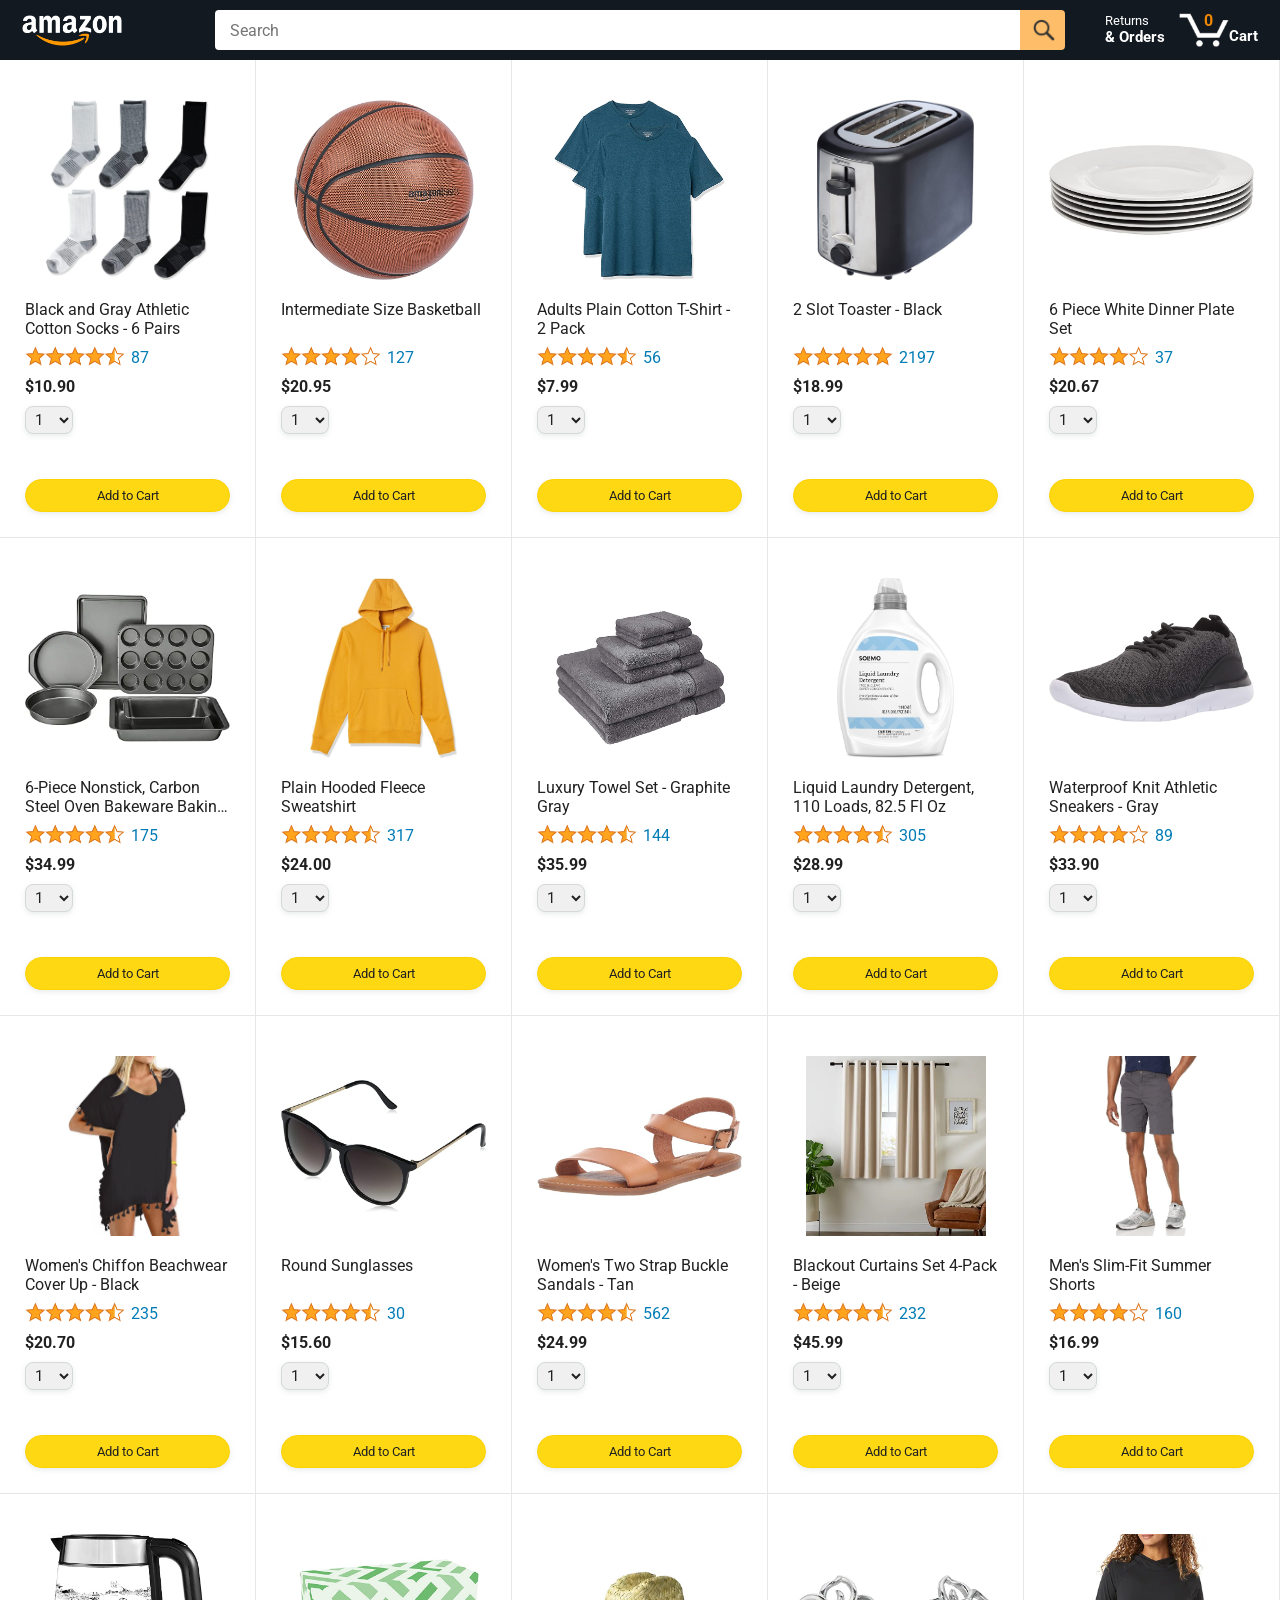
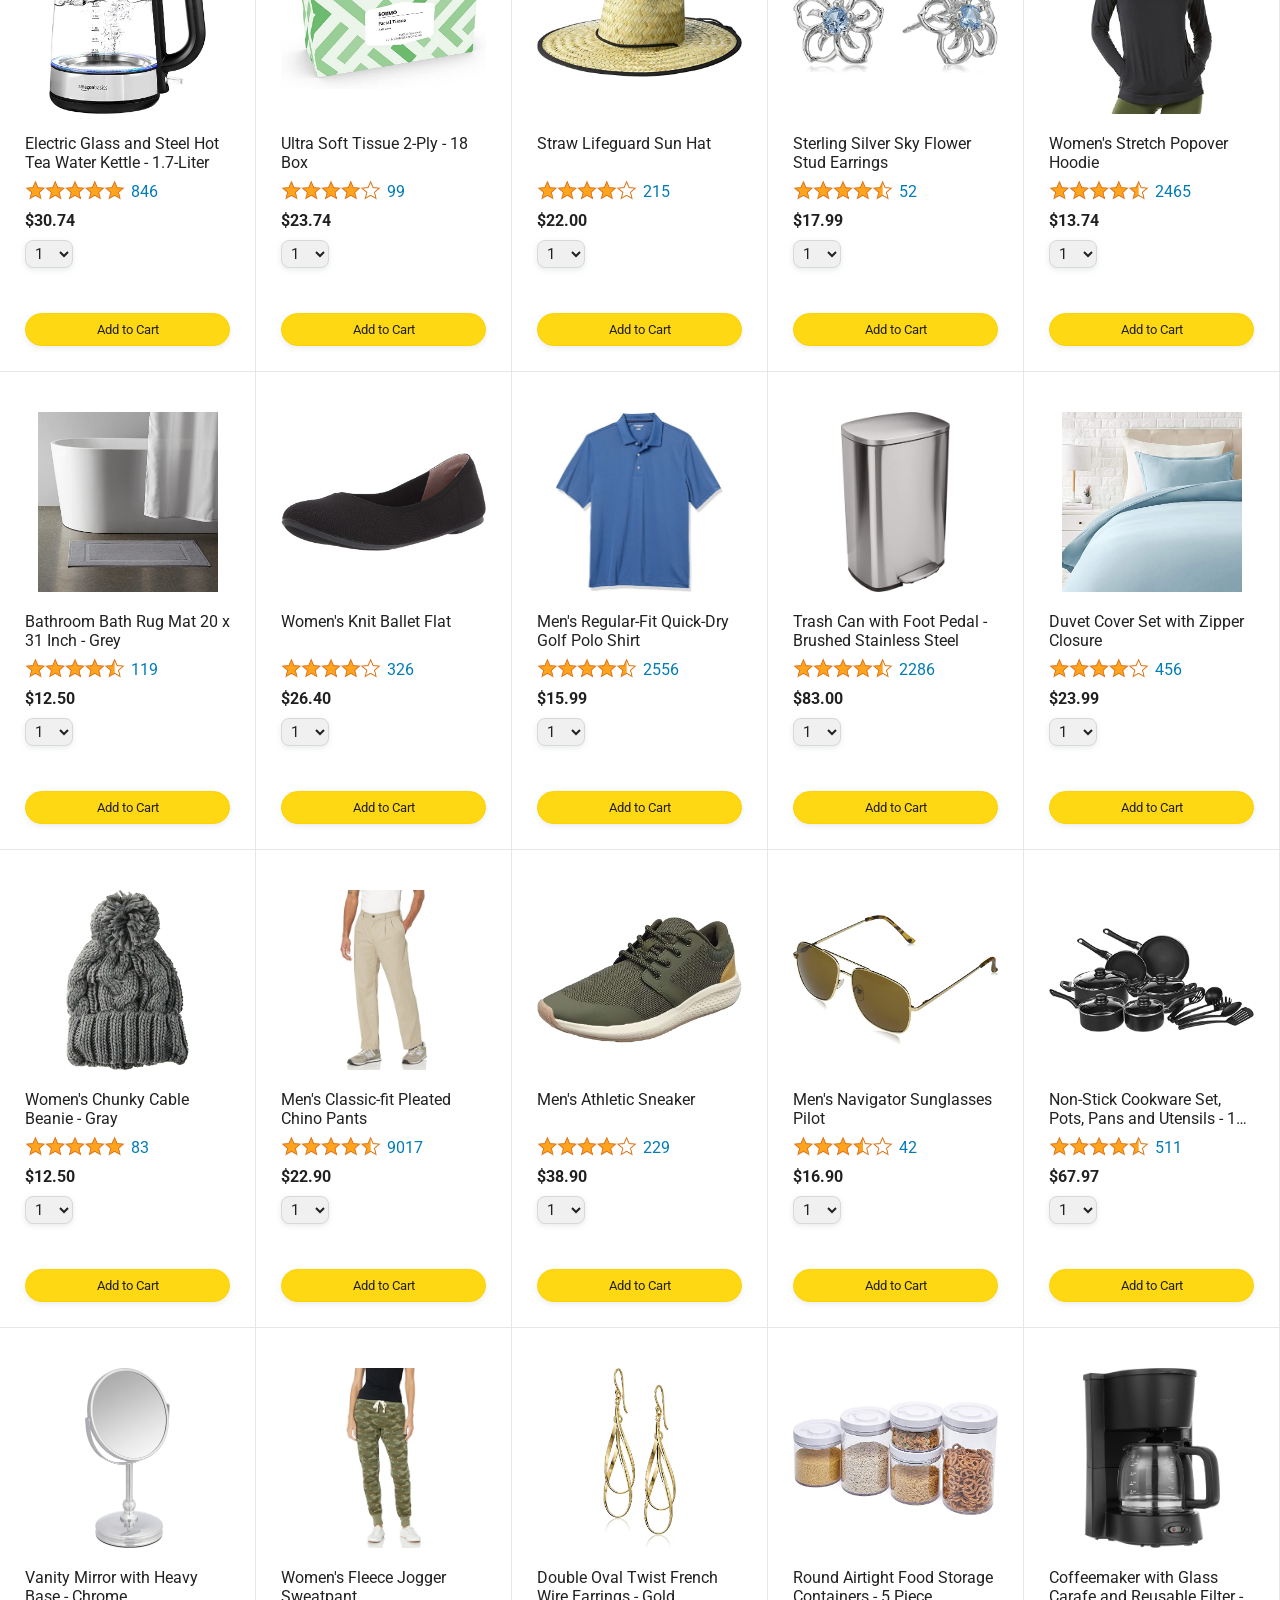
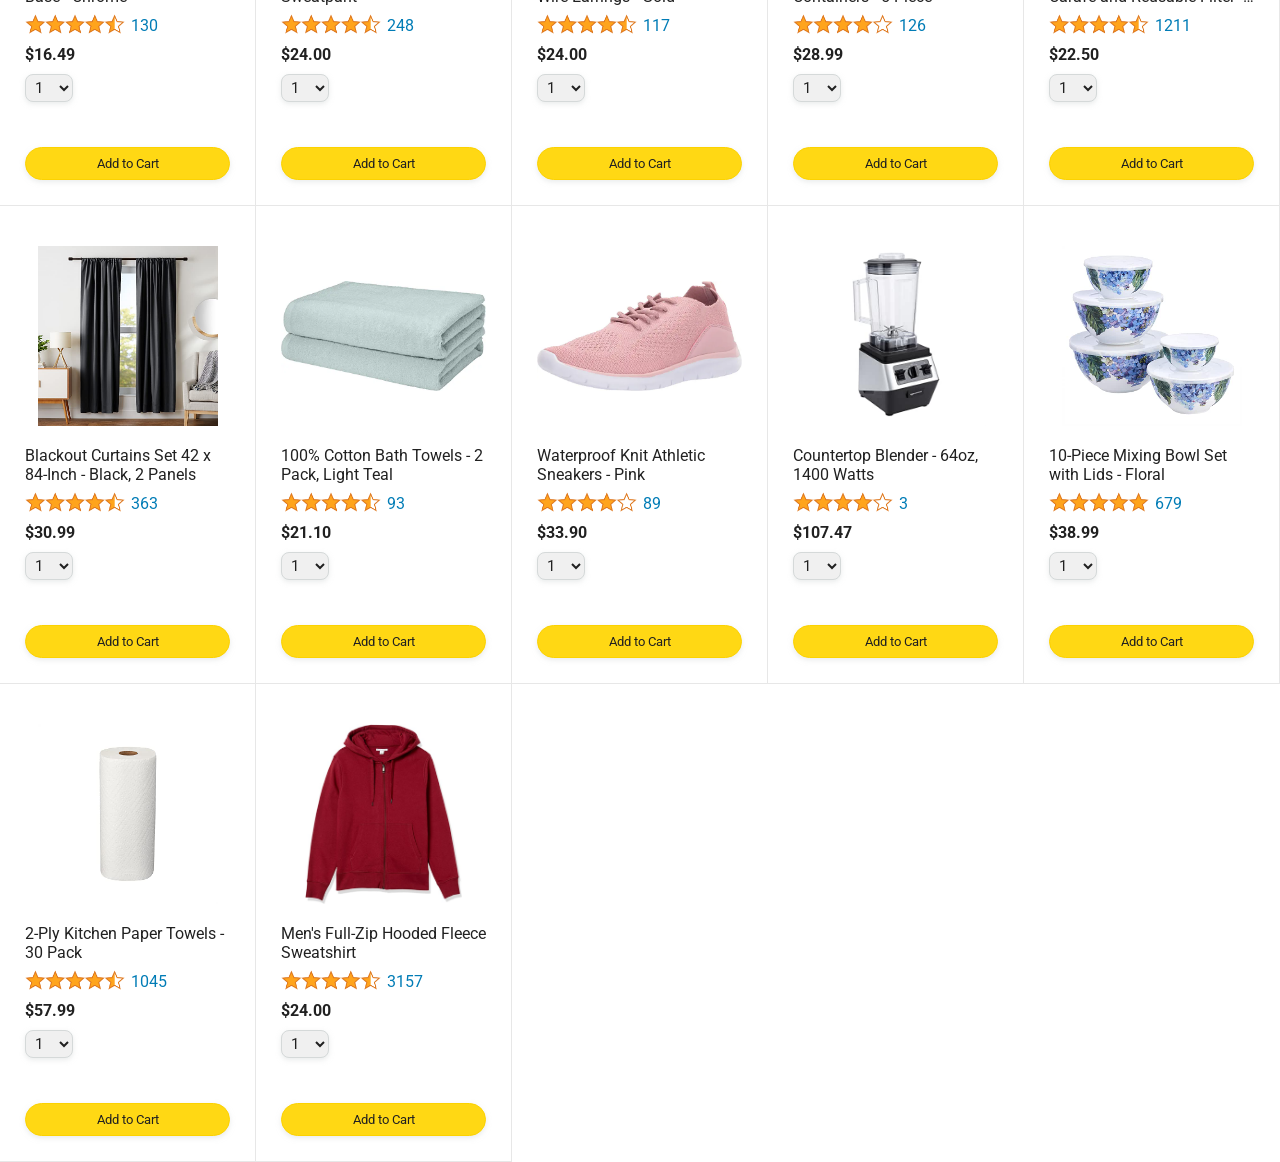
<file: index.html>
<!DOCTYPE html>
<html>
  <head>
    <title>Amazon Project</title>

    <!-- This code is needed for responsive design to work.
      (Responsive design = make the website look good on
      smaller screen sizes like a phone or a tablet). -->
    <meta name="viewport" content="width=device-width, initial-scale=1">

    <!-- Load a font called Roboto from Google Fonts. -->
    <link rel="preconnect" href="https://fonts.googlproduct-containereapis.com">
    <link rel="preconnect" href="https://fonts.gstatic.com" crossorigin>
    <link href="https://fonts.googleapis.com/css2?family=Roboto:wght@400;500;700&display=swap" rel="stylesheet">

    <!-- Here are the CSS files for this page. -->
    <link rel="stylesheet" href="styles/shared/general.css">
    <link rel="stylesheet" href="styles/shared/amazon-header.css">
    <link rel="stylesheet" href="styles/pages/amazon.css">
  </head>
  <body>
    <div class="amazon-header">
      <div class="amazon-header-left-section">
        <a href="amazon.html" class="header-link">
          <img class="amazon-logo"
            src="images/amazon-logo-white.png">
          <img class="amazon-mobile-logo"
            src="images/amazon-mobile-logo-white.png">
        </a>
      </div>

      <div class="amazon-header-middle-section">
        <input class="search-bar" type="text" placeholder="Search">

        <button class="search-button">
          <img class="search-icon" src="images/icons/search-icon.png">
        </button>
      </div>

      <div class="amazon-header-right-section">
        <a class="orders-link header-link" href="orders.html">
          <span class="returns-text">Returns</span>
          <span class="orders-text">& Orders</span>
        </a>

        <a class="cart-link header-link" href="checkout.html">
          <img class="cart-icon" src="images/icons/cart-icon.png">
          <div class="cart-quantity js-cart-quantity"></div>
          <div class="cart-text">Cart</div>
        </a>
      </div>
    </div>
    
    <div class="main">
      <div class="products-grid js-products-grid" ></div>
    </div>
    <script type = "module" src="scripts/amazon.js"></script>
  </body>
</html>
</file>
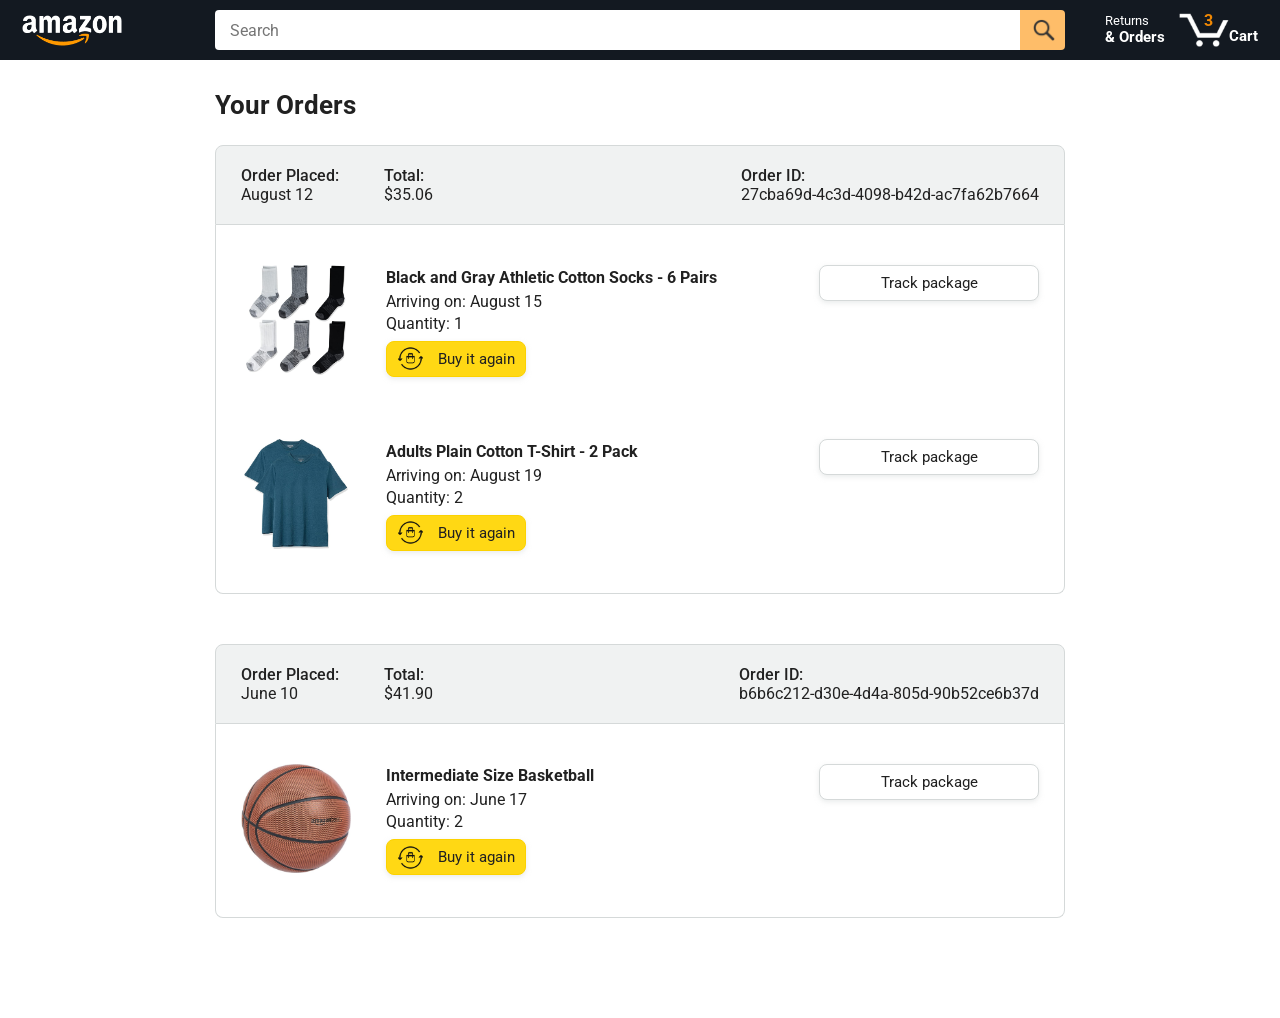
<file: orders.html>
<!DOCTYPE html>
<html>
  <head>
    <title>Orders</title>

    <!-- This code is needed for responsive design to work.
      (Responsive design = make the website look good on
      smaller screen sizes like a phone or a tablet). -->
    <meta name="viewport" content="width=device-width, initial-scale=1">

    <!-- Load a font called Roboto from Google Fonts. -->
    <link rel="preconnect" href="https://fonts.googleapis.com">
    <link rel="preconnect" href="https://fonts.gstatic.com" crossorigin>
    <link href="https://fonts.googleapis.com/css2?family=Roboto:wght@400;500;700&display=swap" rel="stylesheet">

    <!-- Here are the CSS files for this page. -->
    <link rel="stylesheet" href="styles/shared/general.css">
    <link rel="stylesheet" href="styles/shared/amazon-header.css">
    <link rel="stylesheet" href="styles/pages/orders.css">
  </head>
  <body>
    <div class="amazon-header">
      <div class="amazon-header-left-section">
        <a href="amazon.html" class="header-link">
          <img class="amazon-logo"
            src="images/amazon-logo-white.png">
          <img class="amazon-mobile-logo"
            src="images/amazon-mobile-logo-white.png">
        </a>
      </div>

      <div class="amazon-header-middle-section">
        <input class="search-bar" type="text" placeholder="Search">

        <button class="search-button">
          <img class="search-icon" src="images/icons/search-icon.png">
        </button>
      </div>

      <div class="amazon-header-right-section">
        <a class="orders-link header-link" href="orders.html">
          <span class="returns-text">Returns</span>
          <span class="orders-text">& Orders</span>
        </a>

        <a class="cart-link header-link" href="checkout.html">
          <img class="cart-icon" src="images/icons/cart-icon.png">
          <div class="cart-quantity">3</div>
          <div class="cart-text">Cart</div>
        </a>
      </div>
    </div>

    <div class="main">
      <div class="page-title">Your Orders</div>

      <div class="orders-grid">
        <div class="order-container">
          
          <div class="order-header">
            <div class="order-header-left-section">
              <div class="order-date">
                <div class="order-header-label">Order Placed:</div>
                <div>August 12</div>
              </div>
              <div class="order-total">
                <div class="order-header-label">Total:</div>
                <div>$35.06</div>
              </div>
            </div>

            <div class="order-header-right-section">
              <div class="order-header-label">Order ID:</div>
              <div>27cba69d-4c3d-4098-b42d-ac7fa62b7664</div>
            </div>
          </div>

          <div class="order-details-grid">
            <div class="product-image-container">
              <img src="images/products/athletic-cotton-socks-6-pairs.jpg">
            </div>

            <div class="product-details">
              <div class="product-name">
                Black and Gray Athletic Cotton Socks - 6 Pairs
              </div>
              <div class="product-delivery-date">
                Arriving on: August 15
              </div>
              <div class="product-quantity">
                Quantity: 1
              </div>
              <button class="buy-again-button button-primary">
                <img class="buy-again-icon" src="images/icons/buy-again.png">
                <span class="buy-again-message">Buy it again</span>
              </button>
            </div>

            <div class="product-actions">
              <a href="tracking.html">
                <button class="track-package-button button-secondary">
                  Track package
                </button>
              </a>
            </div>

            <div class="product-image-container">
              <img src="images/products/adults-plain-cotton-tshirt-2-pack-teal.jpg">
            </div>

            <div class="product-details">
              <div class="product-name">
                Adults Plain Cotton T-Shirt - 2 Pack
              </div>
              <div class="product-delivery-date">
                Arriving on: August 19
              </div>
              <div class="product-quantity">
                Quantity: 2
              </div>
              <button class="buy-again-button button-primary">
                <img class="buy-again-icon" src="images/icons/buy-again.png">
                <span class="buy-again-message">Buy it again</span>
              </button>
            </div>

            <div class="product-actions">
              <a href="tracking.html">
                <button class="track-package-button button-secondary">
                  Track package
                </button>
              </a>
            </div>
          </div>
        </div>

        <div class="order-container">

          <div class="order-header">
            <div class="order-header-left-section">
              <div class="order-date">
                <div class="order-header-label">Order Placed:</div>
                <div>June 10</div>
              </div>
              <div class="order-total">
                <div class="order-header-label">Total:</div>
                <div>$41.90</div>
              </div>
            </div>

            <div class="order-header-right-section">
              <div class="order-header-label">Order ID:</div>
              <div>b6b6c212-d30e-4d4a-805d-90b52ce6b37d</div>
            </div>
          </div>

          <div class="order-details-grid">
            <div class="product-image-container">
              <img src="images/products/intermediate-composite-basketball.jpg">
            </div>

            <div class="product-details">
              <div class="product-name">
                Intermediate Size Basketball
              </div>
              <div class="product-delivery-date">
                Arriving on: June 17
              </div>
              <div class="product-quantity">
                Quantity: 2
              </div>
              <button class="buy-again-button button-primary">
                <img class="buy-again-icon" src="images/icons/buy-again.png">
                <span class="buy-again-message">Buy it again</span>
              </button>
            </div>

            <div class="product-actions">
              <a href="tracking.html">
                <button class="track-package-button button-secondary">
                  Track package
                </button>
              </a>
            </div>
          </div>
        </div>
      </div>
    </div>
  </body>
</html>
</file>
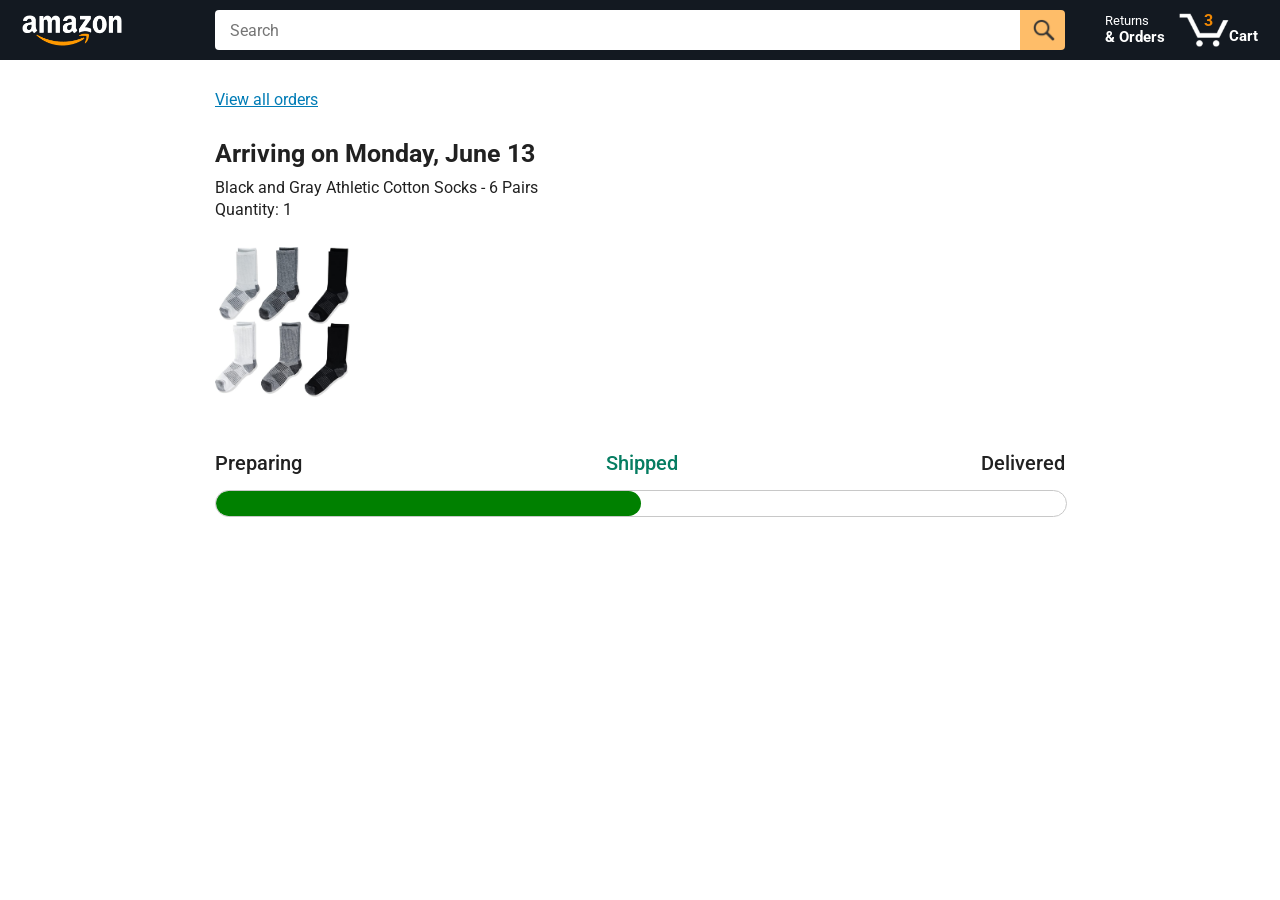
<file: tracking.html>
<!DOCTYPE html>
<html>
  <head>
    <title>Tracking</title>

    <!-- This code is needed for responsive design to work.
      (Responsive design = make the website look good on
      smaller screen sizes like a phone or a tablet). -->
    <meta name="viewport" content="width=device-width, initial-scale=1">

    <!-- Load a font called Roboto from Google Fonts. -->
    <link rel="preconnect" href="https://fonts.googleapis.com">
    <link rel="preconnect" href="https://fonts.gstatic.com" crossorigin>
    <link href="https://fonts.googleapis.com/css2?family=Roboto:wght@400;500;700&display=swap" rel="stylesheet">

    <!-- Here are the CSS files for this page. -->
    <link rel="stylesheet" href="styles/shared/general.css">
    <link rel="stylesheet" href="styles/shared/amazon-header.css">
    <link rel="stylesheet" href="styles/pages/tracking.css">
  </head>
  <body>
    <div class="amazon-header">
      <div class="amazon-header-left-section">
        <a href="amazon.html" class="header-link">
          <img class="amazon-logo"
            src="images/amazon-logo-white.png">
          <img class="amazon-mobile-logo"
            src="images/amazon-mobile-logo-white.png">
        </a>
      </div>

      <div class="amazon-header-middle-section">
        <input class="search-bar" type="text" placeholder="Search">

        <button class="search-button">
          <img class="search-icon" src="images/icons/search-icon.png">
        </button>
      </div>

      <div class="amazon-header-right-section">
        <a class="orders-link header-link" href="orders.html">
          <span class="returns-text">Returns</span>
          <span class="orders-text">& Orders</span>
        </a>

        <a class="cart-link header-link" href="checkout.html">
          <img class="cart-icon" src="images/icons/cart-icon.png">
          <div class="cart-quantity">3</div>
          <div class="cart-text">Cart</div>
        </a>
      </div>
    </div>

    <div class="main">
      <div class="order-tracking">
        <a class="back-to-orders-link link-primary" href="orders.html">
          View all orders
        </a>

        <div class="delivery-date">
          Arriving on Monday, June 13
        </div>

        <div class="product-info">
          Black and Gray Athletic Cotton Socks - 6 Pairs
        </div>

        <div class="product-info">
          Quantity: 1
        </div>

        <img class="product-image" src="images/products/athletic-cotton-socks-6-pairs.jpg">

        <div class="progress-labels-container">
          <div class="progress-label">
            Preparing
          </div>
          <div class="progress-label current-status">
            Shipped
          </div>
          <div class="progress-label">
            Delivered
          </div>
        </div>

        <div class="progress-bar-container">
          <div class="progress-bar"></div>
        </div>
      </div>
    </div>
  </body>
</html>
</file>
<file: styles/shared/general.css>
body {
  font-family: Roboto, Arial;
  color: rgb(33, 33, 33);
  /* The <body> element has a default margin of 8px
     on all sides. This removes the default margins. */
  margin: 0;
}

/* <p> elements have a default margin on the top
   and bottom. This removes the default margins. */
p {
  margin: 0;
}

button {
  cursor: pointer;
}

select {
  cursor: pointer;
}

input, select, button {
  font-family: Roboto, Arial;
}

.button-primary {
  color: rgb(33, 33, 33);
  background-color: rgb(255, 216, 20);
  border: 1px solid rgb(252, 210, 0);
  border-radius: 8px;
  cursor: pointer;
  box-shadow: 0 2px 5px rgba(213, 217, 217, 0.5);
}

.button-primary:hover {
  background-color: rgb(247, 202, 0);
  border: 1px solid rgb(242, 194, 0);
}

.button-primary:active {
  background: rgb(255, 216, 20);
  border-color: rgb(252, 210, 0);
  box-shadow: none;
}

.button-secondary {
  color: rgb(33, 33, 33);
  background: white;
  border: 1px solid rgb(213, 217, 217);
  border-radius: 8px;
  cursor: pointer;
  box-shadow: 0 2px 5px rgba(213, 217, 217, 0.5);
}

.button-secondary:hover {
  background-color: rgb(247, 250, 250);
}

.button-secondary:active {
  background-color: rgb(237, 253, 255);
  box-shadow: none;
}

/* These styles will limit text to 2 lines. Anything
   beyond 2 lines will be replaced with "..."
   You can find this code by using an A.I. tool or by
   searching in Google.
   https://css-tricks.com/almanac/properties/l/line-clamp/ */
.limit-text-to-2-lines {
  display: -webkit-box;
  -webkit-line-clamp: 2;
  -webkit-box-orient: vertical;
  overflow: hidden;
}

.link-primary {
  color: rgb(1, 124, 182);
  cursor: pointer;
}

.link-primary:hover {
  color: rgb(196, 80, 0);
}

/* Styles for dropdown selectors. */
select {
  color: rgb(33, 33, 33);
  background-color: rgb(240, 240, 240);
  border: 1px solid rgb(213, 217, 217);
  border-radius: 8px;
  padding: 3px 5px;
  font-size: 15px;
  cursor: pointer;
  box-shadow: 0 2px 5px rgba(213, 217, 217, 0.5);
}

select:focus,
input:focus {
  outline: 2px solid rgb(255, 153, 0);
}
</file>
<file: styles/shared/amazon-header.css>
.amazon-header {
  background-color: rgb(19, 25, 33);
  color: white;
  padding-left: 15px;
  padding-right: 15px;

  display: flex;
  align-items: center;
  justify-content: space-between;

  position: fixed;
  top: 0;
  left: 0;
  right: 0;
  height: 60px;
}

.amazon-header-left-section {
  width: 180px;
}

@media (max-width: 800px) {
  .amazon-header-left-section {
    width: unset;
  }
}

.header-link {
  display: inline-block;
  padding: 6px;
  border-radius: 2px;
  cursor: pointer;
  text-decoration: none;
  border: 1px solid rgba(0, 0, 0, 0);
}

.header-link:hover {
  border: 1px solid white;
}

.amazon-logo {
  width: 100px;
  margin-top: 5px;
}

.amazon-mobile-logo {
  display: none;
}

@media (max-width: 575px) {
  .amazon-logo {
    display: none;
  }

  .amazon-mobile-logo {
    display: block;
    height: 35px;
    margin-top: 5px;
  }
}

.amazon-header-middle-section {
  flex: 1;
  max-width: 850px;
  margin-left: 10px;
  margin-right: 10px;
  display: flex;
}

.search-bar {
  flex: 1;
  width: 0;
  font-size: 16px;
  height: 38px;
  padding-left: 15px;
  border: none;
  border-top-left-radius: 4px;
  border-bottom-left-radius: 4px;
  border-top-right-radius: 0;
  border-bottom-right-radius: 0;
}

.search-button {
  background-color: rgb(254, 189, 105);
  border: none;
  width: 45px;
  height: 40px;
  border-top-right-radius: 4px;
  border-bottom-right-radius: 4px;
  flex-shrink: 0;
}

.search-icon {
  height: 22px;
  margin-left: 2px;
  margin-top: 3px;
}

.amazon-header-right-section {
  width: 180px;
  flex-shrink: 0;
  display: flex;
  justify-content: end;
}

.orders-link {
  color: white;
}

.returns-text {
  display: block;
  font-size: 13px;
}

.orders-text {
  display: block;
  font-size: 15px;
  font-weight: 700;
}

.cart-link {
  color: white;
  display: flex;
  align-items: center;
  position: relative;
}

.cart-icon {
  width: 50px;
}

.cart-text {
  margin-top: 12px;
  font-size: 15px;
  font-weight: 700;
}

.cart-quantity {
  color: rgb(240, 136, 4);
  font-size: 16px;
  font-weight: 700;

  position: absolute;
  top: 4px;
  left: 22px;
  
  width: 26px;
  text-align: center;
}
</file>
<file: styles/pages/amazon.css>
.main {
  margin-top: 60px;
}

.products-grid {
  display: grid;

  /* - In CSS Grid, 1fr means a column will take up the
       remaining space in the grid.
     - If we write 1fr 1fr ... 1fr; 8 times, this will
       divide the grid into 8 columns, each taking up an
       equal amount of the space.
     - repeat(8, 1fr); is a shortcut for repeating "1fr"
       8 times (instead of typing out "1fr" 8 times).
       repeat(...) is a special property that works with
       display: grid; */
  grid-template-columns: repeat(8, 1fr);
}

/* @media is used to create responsive design (making the
   website look good on any screen size). This @media
   means when the screen width is 2000px or less, we
   will divide the grid into 7 columns instead of 8. */
@media (max-width: 2000px) {
  .products-grid {
    grid-template-columns: repeat(7, 1fr);
  }
}

/* This @media means when the screen width is 1600px or
   less, we will divide the grid into 6 columns. */
@media (max-width: 1600px) {
  .products-grid {
    grid-template-columns: repeat(6, 1fr);
  }
}

@media (max-width: 1300px) {
  .products-grid {
    grid-template-columns: repeat(5, 1fr);
  }
}

@media (max-width: 1000px) {
  .products-grid {
    grid-template-columns: repeat(4, 1fr);
  }
}

@media (max-width: 800px) {
  .products-grid {
    grid-template-columns: repeat(3, 1fr);
  }
}

@media (max-width: 575px) {
  .products-grid {
    grid-template-columns: repeat(2, 1fr);
  }
}

@media (max-width: 450px) {
  .products-grid {
    grid-template-columns: 1fr;
  }
}

.product-container {
  padding-top: 40px;
  padding-bottom: 25px;
  padding-left: 25px;
  padding-right: 25px;

  border-right: 1px solid rgb(231, 231, 231);
  border-bottom: 1px solid rgb(231, 231, 231);

  display: flex;
  flex-direction: column;
}

.product-image-container {
  display: flex;
  justify-content: center;
  align-items: center;

  height: 180px;
  margin-bottom: 20px;
}

.product-image {
  /* Images will overflow their container by default. To
    prevent this, we set max-width and max-height to 100%
    so they stay inside their container. */
  max-width: 100%;
  max-height: 100%;
}

.product-name {
  height: 40px;
  margin-bottom: 5px;
}

.product-rating-container {
  display: flex;
  align-items: center;
  margin-bottom: 10px;
}

.product-rating-stars {
  width: 100px;
  margin-right: 6px;
}

.product-rating-count {
  color: rgb(1, 124, 182);
  cursor: pointer;
  margin-top: 3px;
}

.product-price {
  font-weight: 700;
  margin-bottom: 10px;
}

.product-quantity-container {
  margin-bottom: 17px;
}

.product-spacer {
  flex: 1;
}

.added-to-cart {
  color: rgb(6, 125, 98);
  font-size: 16px;

  display: flex;
  align-items: center;
  margin-bottom: 8px;
  opacity: 0;
}


.added-to-cart img {
  height: 20px;
  margin-right: 5px;
}

.add-to-cart-button {
  width: 100%;
  padding: 8px;
  border-radius: 50px;
}
</file>
<file: styles/pages/orders.css>
.main {
  max-width: 850px;
  margin-top: 90px;
  margin-bottom: 100px;
  padding-left: 20px;
  padding-right: 20px;

  /* margin-left: auto;
     margin-right auto;
     Is a trick for centering an element horizontally
     without needing a container. */
  margin-left: auto;
  margin-right: auto;
}

.page-title {
  font-weight: 700;
  font-size: 26px;
  margin-bottom: 25px;
}

.orders-grid {
  display: grid;
  grid-template-columns: 1fr;
  row-gap: 50px;
}

.order-header {
  background-color: rgb(240, 242, 242);
  border: 1px solid rgb(213, 217, 217);

  display: flex;
  align-items: center;
  justify-content: space-between;

  padding: 20px 25px;
  border-top-left-radius: 8px;
  border-top-right-radius: 8px;
}

.order-header-left-section {
  display: flex;
  flex-shrink: 0;
}

.order-header-label {
  font-weight: 500;
}

.order-date,
.order-total {
  margin-right: 45px;
}

.order-header-right-section {
  flex-shrink: 1;
}

@media (max-width: 575px) {
  .order-header {
    flex-direction: column;
    align-items: start;
    line-height: 23px;
    padding: 15px;
  }

  .order-header-left-section {
    flex-direction: column;
  }

  .order-header-label {
    margin-right: 5px;
  }

  .order-date,
  .order-total {
    display: grid;
    grid-template-columns: auto 1fr;
    margin-right: 0;
  }

  .order-header-right-section {
    display: grid;
    grid-template-columns: auto 1fr;
  }
}

.order-details-grid {
  padding: 40px 25px;
  border: 1px solid rgb(213, 217, 217);
  border-top: none;
  border-bottom-left-radius: 8px;
  border-bottom-right-radius: 8px;

  display: grid;
  grid-template-columns: 110px 1fr 220px;
  column-gap: 35px;
  row-gap: 60px;
  align-items: center;
}

@media (max-width: 800px) {
  .order-details-grid {
    grid-template-columns: 110px 1fr;
    row-gap: 0;
    padding-bottom: 8px;
  }
}

@media (max-width: 450px) {
  .order-details-grid {
    grid-template-columns: 1fr;
  }
}

.product-image-container {
  text-align: center;
}

.product-image-container img {
  max-width: 110px;
  max-height: 110px;
}

.product-name {
  font-weight: 700;
  margin-bottom: 5px;
}

.product-delivery-date {
  margin-bottom: 3px;
}

.product-quantity {
  margin-bottom: 8px;
}

.buy-again-button {
  font-size: 15px;
  width: 140px;
  height: 36px;
  border-radius: 8px;

  display: flex;
  align-items: center;
  justify-content: center;
}

.buy-again-icon {
  width: 25px;
  margin-right: 15px;
}

.product-actions {
  align-self: start;
}

.track-package-button {
  width: 100%;
  font-size: 15px;
  padding: 8px;
}

@media (max-width: 800px) {
  .buy-again-button {
    margin-bottom: 10px;
  }

  .product-actions {
    /* grid-column: 2 means this element will be placed
       in column 2 in the grid. (Normally, the column that
       an element is placed in is determined by the order
       of the elements in the HTML. grid-column overrides
       this default ordering). */
    grid-column: 2;
    margin-bottom: 30px;
  }

  .track-package-button {
    width: 140px;
  }
}

@media (max-width: 450px) {
  .product-image-container {
    text-align: center;
    margin-bottom: 25px;
  }

  .product-image-container img {
    max-width: 150px;
    max-height: 150px;
  }

  .product-name {
    margin-bottom: 10px;
  }

  .product-quantity {
    margin-bottom: 15px;
  }

  .buy-again-button {
    width: 100%;
    margin-bottom: 15px;
  }

  .product-actions {
    /* grid-column: auto; undos grid-column: 2; from above.
       This element will now be placed in its normal column
       in the grid. */
    grid-column: auto;
    margin-bottom: 70px;
  }

  .track-package-button {
    width: 100%;
    padding: 12px;
  }
}
</file>
<file: styles/pages/tracking.css>
.main {
  max-width: 850px;
  margin-top: 90px;
  margin-bottom: 100px;
  padding-left: 30px;
  padding-right: 30px;

  /* margin-left: auto;
     margin-right auto;
     Is a trick for centering an element horizontally
     without needing a container. */
  margin-left: auto;
  margin-right: auto;
}

.back-to-orders-link {
  display: inline-block;
  margin-bottom: 30px;
}

.delivery-date {
  font-size: 25px;
  font-weight: 700;
  margin-bottom: 10px;
}

.product-info {
  margin-bottom: 3px;
}

.product-image {
  max-width: 150px;
  max-height: 150px;
  margin-top: 25px;
  margin-bottom: 50px;
}

.progress-labels-container {
  display: flex;
  justify-content: space-between;
  font-size: 20px;
  font-weight: 500;
  margin-bottom: 15px;
}

.current-status {
  color: rgb(6, 125, 98);
}

@media (max-width: 575px) {
  .progress-labels-container {
    font-size: 16px;
  }
}

@media (max-width: 450px) {
  .progress-labels-container {
    flex-direction: column;
    margin-bottom: 5px;
  }

  .progress-label {
    margin-bottom: 3px;
  }
}

.progress-bar-container {
  height: 25px;
  width: 100%;

  border: 1px solid rgb(200, 200, 200);
  border-radius: 50px;
  overflow: hidden;
}

.progress-bar {
  height: 100%;
  background-color: green;
  border-radius: 50px;
  width: 50%;
}
</file>
